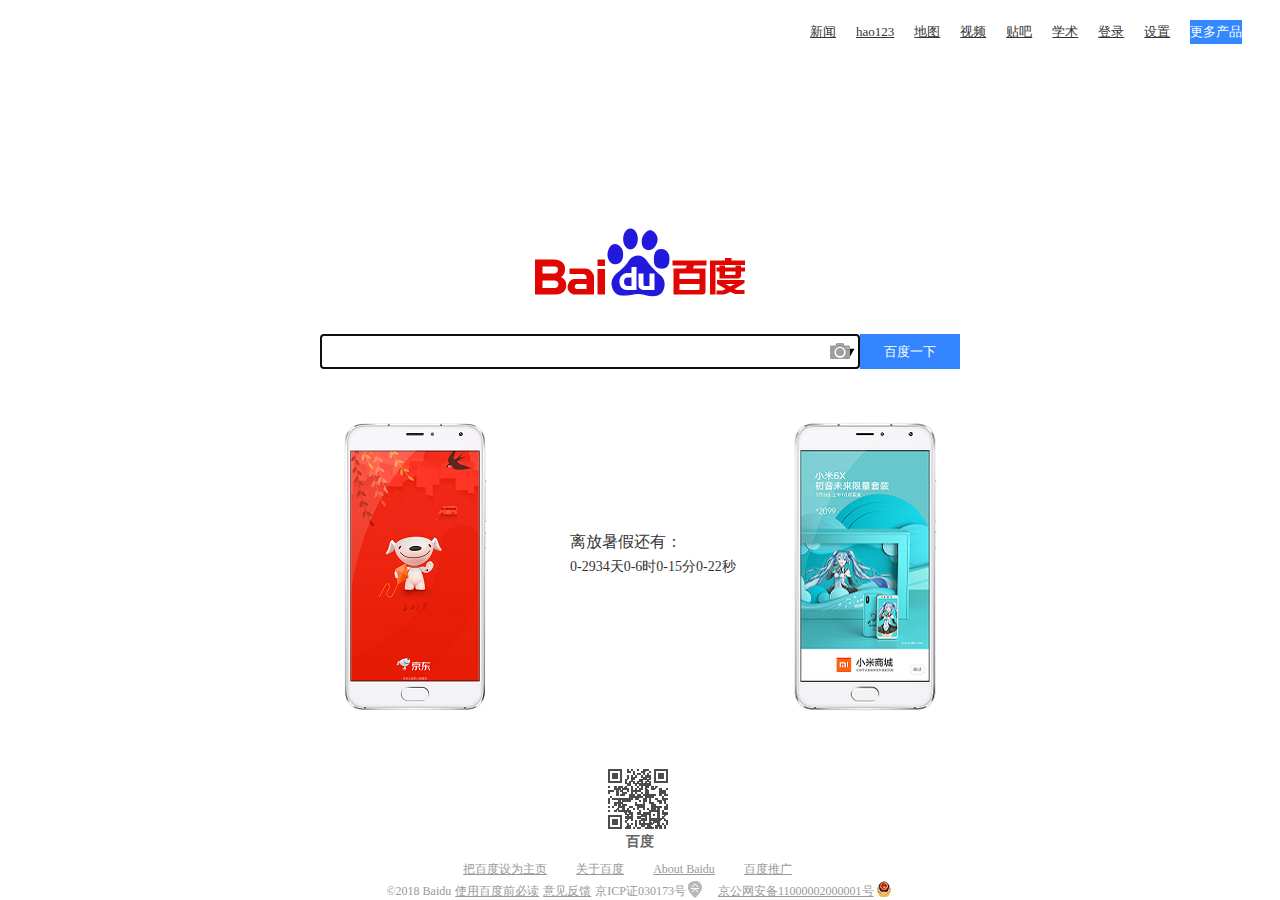
<file: index.html>
<!doctype html>
<html>
<head>
<meta charset="utf-8">
<title>百度一下，你就知道</title>
	<!--icon图标的引用-->
	<link rel="shortcut icon" href="favicon.ico">
	<!--主页的css引用-->
	<link rel="stylesheet" href="css/index.css">
	<base target="_blank" />
	<script type = "text/javascript" src = "js/timer.js">  
        </script>  
	
</head>

<body onload = "timer()">
	<div class="box clean">
		<div class="nav">
			<ul>
				<li><a href="#">新闻</a></li>
				<li><a href="#">hao123</a></li>
				<li><a href="#">地图</a></li>
				<li><a href="#">视频</a></li>
				<li><a href="#">贴吧</a></li>
				<li><a href="#">学术</a></li>
				<li><a href="#">登录</a></li>
				<li><a href="#">设置</a></li>
				<li><a href="#">更多产品</a></li>
			</ul>
		</div>
		
		<div class="form_wrapper">
			<!--百度logo-->
			<div class="logo">
				<a href="#"><img src="images/bd_logo1.png"></a>
			</div>
			<!--搜索框-->
			<form>
				<div class="fm">
					<input type="text" list="yu" autofocus>
					<datalist id="yu">
						<option value="小米官网">小米官网</option>
						<option value="京东官网">京东官网</option>
						<option value="百度官网">百度官网</option>
					</datalist>
					<i></i>
					<input type="submit" value="百度一下">
				</div>
			</form>
			<!--导航主体 start-->
			
			<div class="main-nav">
				<div class="jd-nav">
					<a href="Navigation set/jd/index.html" title="京东商城"><img src="images/jd-nav.png" alt="京东"></a>
				</div>
				<div class = "daojishi">  
            		<h2>离放暑假还有：</h2>  
           			<div id = "timer"></div>  
       			 </div>  
				<div class="mi-nav">
					<a href="Navigation set/mi/index.html" title="小米商城"><img src="images/mi-nav.png" alt="小米"></a>
				</div>
			</div>
			
			
			<!--导航主体 end-->
			<!--footer 底部部分 start-->
			
			<div class="qrcode">
				<div class="qrcode-top">
					<div class="qrcode-img">
						<img src="images/zbios_efde696.png" alt= "百度app二维码" />
						<p>百度</p>
					</div>
				</div> 
				<div class=".qrcode-bottom">
					<div class="qrcode-bottom-in">
						<p class="lh">
							<a href="#">把百度设为主页</a>
							<a href="#">关于百度</a>
							<a href="#">About  Baidu</a>
							<a href="#">百度推广</a>
						</p>
						<p class="cp">    
							<span>&copy;2018 Baidu</span>
							<a href="#">使用百度前必读</a>
							<a href="#">意见反馈</a>
							<span class="s-1">京ICP证030173号</span>
							<i class="i-1"></i>
							<a href="#">京公网安备11000002000001号 </a>
							<i class="i-2"></i>
						</p>
					</div>
				</div>
			</div>
			
			
			<!--footer 底部部分 end-->
		</div>
	</div>
</body>
</html>
</file>
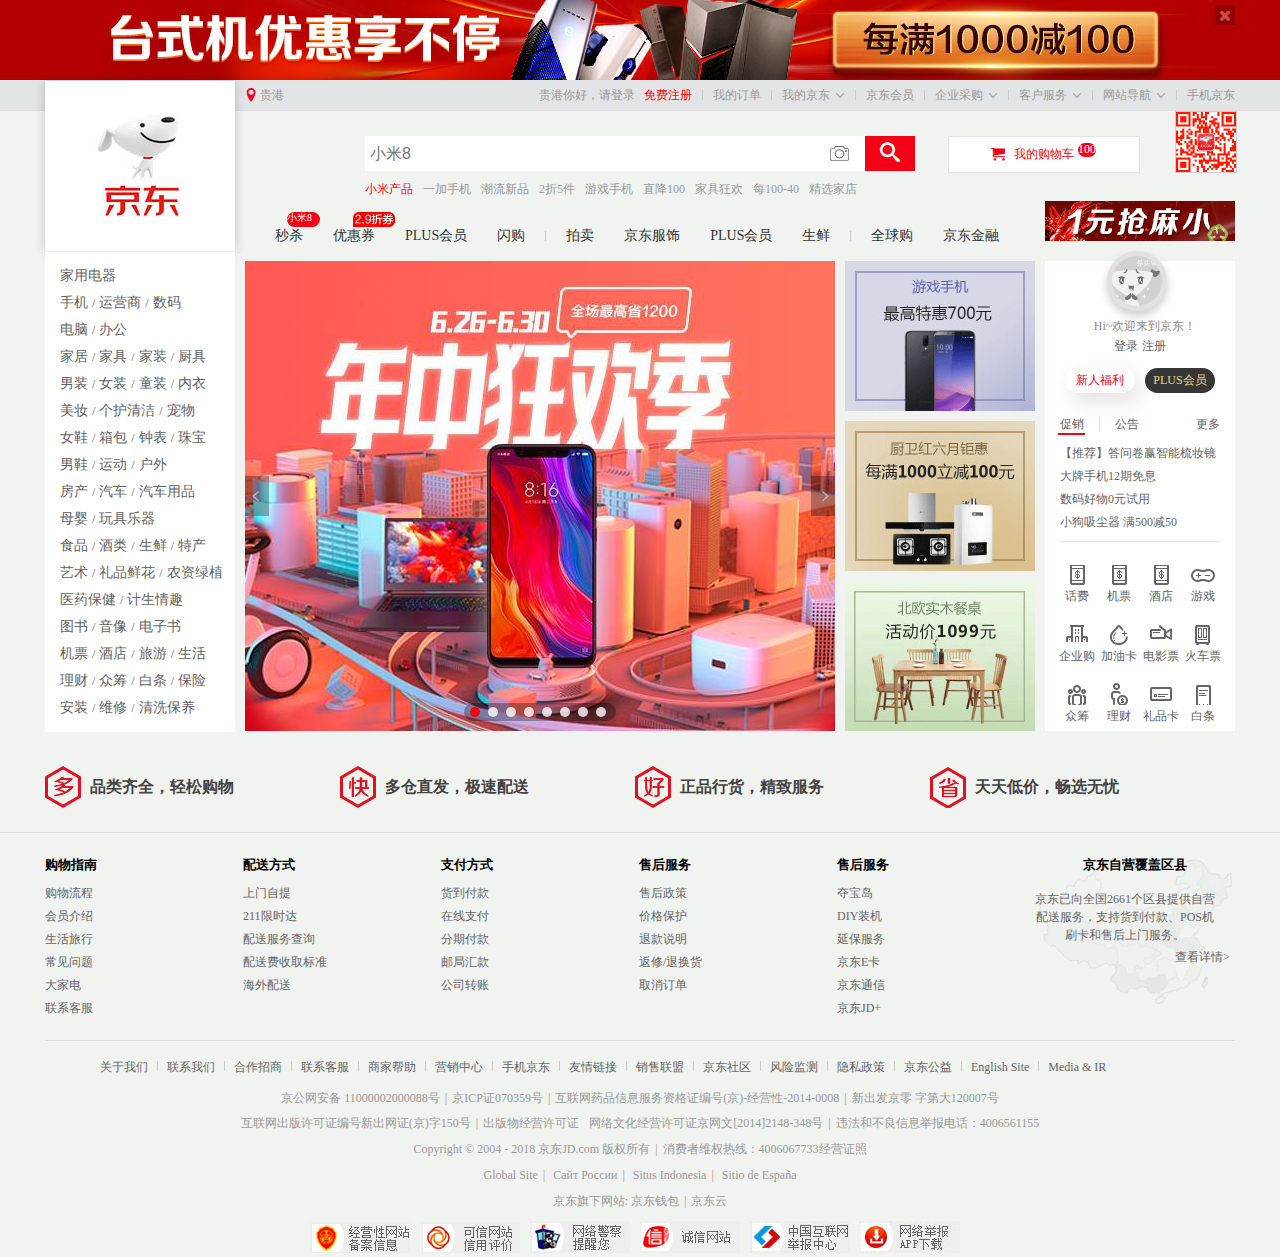
<file: Navigation set/jd/index.html>
<!doctype html>
<html>
<head>
<meta charset="utf-8">
<title>京东(JD.COM)-正品低价、品质保障、配送及时、轻松购物！</title>
	<link rel="shortcut icon" href="favicon.ico" type="image/x-ico">
	<!--normalize 里面的css初始化  针对浏览器-->
	<link rel="stylesheet" href="css/normalize.css" type="text/css">
	<!--base 里面放公共样式  比如头部和底部的样式-->
	<link rel="stylesheet" href="css/base.css" type="text/css">
	<!--首页的css-->
	<link rel="stylesheet" href="css/index.css" type="text/css">
</head>

<body>
	<!--最顶部模块start-->
	<div class="J_even">
		<a href="#" class="w">
			<i></i>
		</a>
	</div>
	<!--最顶部模块end-->
	<!--/*导航栏 start*/-->
	<div class="shortcut">
		<div class="w">
			<ul class="fl">
				<li><i class="pos"></i>贵港</li>
			</ul>
			<ul class="fr">
				<li>
					<a href="#">贵港你好，请登录&nbsp;&nbsp;</a>
					<a href="#" class="style-red">免费注册</a>
				</li>
				<li class="spacer"></li>
				<li>
					<a href="#">我的订单</a>
				</li>
				<li class="spacer"></li>
				<li class="drodown">
					<a href="#">我的京东</a>
					<i></i>
	
				</li>
				<li class="spacer"></li>
				<li>
					<a href="#">京东会员</a>
				</li>
				<li class="spacer"></li>
				<li class="drodown">
					<a href="#">企业采购</a>
					<i></i>
					
				</li>
				<li class="spacer"></li>
				<li class="drodown">
					<a href="#">客户服务</a>
					<i></i>
				</li>
				<li class="spacer"></li>
				<li class="drodown">
					<a href="#">网站导航</a>
					<i></i>
				</li>
				<li class="spacer"></li>
				<li  class="posr">
					<a href="#">手机京东</a>
					<div class="qrcode">
						<img src="images/mobile.png">
					</div>
				</li>
			</ul>
		</div>
	</div> 
	<!--/*导航栏 end*/-->
	
	<!--header 部分模块 start-->
	
	<div class="header">
		<div class="w header-in">
			<!--logo部分-->
			<div class="logo">
				<h1>
					<a href="#">京东</a>
				</h1>
			</div>
			<!--搜索框部分-->
			<div class="search">
				<input type="text" placeholder="小米8">
				<button><i></i></button>
				<em></em>
			</div>
			<!--购物小车部分-->
			<div class="shopcart">
				<a href="#">我的购物车</a>
				<i></i>
				<em>100</em>
			</div>
			<!--搜索框下方-->
			<div class="search-below">
				<a href="#" class="style-red">小米产品</a>
				<a href="#">一加手机</a>
				<a href="#">潮流新品</a>
				<a href="#">2折5件</a>
				<a href="#">游戏手机</a>
				<a href="#">直降100</a>
				<a href="#">家具狂欢</a>
				<a href="#">每100-40</a>
				<a href="#">精选家店</a>
			</div>
			<!--二维码下面的广告部分-->
			<div class="promos"></div>
			<!--底部的导航栏-->
			
			<div class="navitmes">
				<a href="#"><em>小米8</em></a>
				<a href="#"><img src="images/2.8.png"></a>
				<ul>
					<li><a href="#">秒杀</a></li>
					<li><a href="#">优惠券</a></li>
					<li><a href="#">PLUS会员</a></li>
					<li><a href="#">闪购</a></li>
				</ul>
				<div class="spacer"></div>
				<ul>
					<li><a href="#">拍卖</a></li>
					<li><a href="#">京东服饰</a></li>
					<li><a href="#">PLUS会员</a></li>
					<li><a href="#">生鲜</a></li>
				</ul>
				<div class="spacer"></div>
				<ul>
					<li><a href="#">全球购</a></li>
					<li><a href="#">京东金融</a></li>
				</ul>
			</div>

		</div>
	</div>
	<!--header 部分模块 end-->
	
	<!--main 部分模块 start-->
	
	<div class="jd_main">
		<div class="jd-inter w clearfix">
			<div class="jd_clo1 fl">    
				<ul>
					<li><a href="#">家用电器</a></li>
					<li>
						<a href="#">手机</a>
						<span>/</span>
						<a href="#">运营商</a>
						<span>/</span>
						<a href="#">数码</a>
					</li>
					<li>
						<a href="#">电脑</a>
						<span>/</span>
						<a href="#">办公</a>
					</li>
					<li>
						<a href="#">家居</a>
						<span>/</span>
						<a href="#">家具</a>
						<span>/</span>
						<a href="#">家装</a>
						<span>/</span>
						<a href="#">厨具</a>
					</li>
					<li>
						<a href="#">男装</a>
						<span>/</span>
						<a href="#">女装</a>
						<span>/</span>
						<a href="#">童装</a>
						<span>/</span>
						<a href="#">内衣</a>
					</li>
					<li>
						<a href="#">美妆</a>
						<span>/</span>
						<a href="#">个护清洁</a>
						<span>/</span>
						<a href="#">宠物</a>
					</li>
					
					<li>
						<a href="#">女鞋</a>
						<span>/</span>
						<a href="#">箱包</a>
						<span>/</span>
						<a href="#">钟表</a>
						<span>/</span>
						<a href="#">珠宝</a>
					</li>
					<li>
						<a href="#">男鞋</a>
						<span>/</span>
						<a href="#">运动</a>
						<span>/</span>
						<a href="#">户外</a>
					</li>
					<li>
						<a href="#">房产</a>
						<span>/</span>
						<a href="#">汽车</a>
						<span>/</span>
						<a href="#">汽车用品</a>
					</li>
					<li>
						<a href="#">母婴</a>
						<span>/</span>
						<a href="#">玩具乐器</a>
					</li>
					<li>
						<a href="#">食品</a>
						<span>/</span>
						<a href="#">酒类</a>
						<span>/</span>
						<a href="#">生鲜</a>
						<span>/</span>
						<a href="#">特产</a>
					</li>
					<li>
						<a href="#">艺术</a>
						<span>/</span>
						<a href="#">礼品鲜花</a>
						<span>/</span>
						<a href="#">农资绿植</a>
					</li>
					<li>
						<a href="#">医药保健</a>
						<span>/</span>
						<a href="#">计生情趣</a>
					</li>
					<li>
						<a href="#">图书</a>
						<span>/</span>
						<a href="#">音像</a>
						<span>/</span>
						<a href="#">电子书</a>
					</li>
					<li>
						<a href="#">机票</a>
						<span>/</span>
						<a href="#">酒店</a>
						<span>/</span>
						<a href="#">旅游</a>
						<span>/</span>
						<a href="#">生活</a>
					</li>
					<li>
						<a href="#">理财</a>
						<span>/</span>
						<a href="#">众筹</a>
						<span>/</span>
						<a href="#">白条</a>
						<span>/</span>
						<a href="#">保险</a>
					</li>
					<li>
						<a href="#">安装</a>
						<span>/</span>
						<a href="#">维修</a>
						<span>/</span>
						<a href="#">清洗保养</a>
					</li>
				</ul>
			</div>
			<div class="jd_clo2 fl">
				<div class="jd_clo2-hd">
					<!--轮播图部分-->
					<div class="arrow">
						<a href="#" class="arr-l"></a>
						<a href="#" class="arr-r"></a>
					</div>
					<ol>
						<li class="current"></li>
						<li></li>
						<li></li>
						<li></li>
						<li></li>
						<li></li>
						<li></li>
						<li></li>
					</ol>
					<div class="hd-img">
						<ui>
							<li>
								<a href="#">
								<img src="images/banner.jpg">
								</a>
							</li>
						</ui>
						
					</div>
				</div>
				<div class="jd_clo2-bd"></div>
			</div>
			<div class="jd_clo3 fl">
				<ul>
					<li>
						<a href="#">
							<img src="images/up.png">
						</a>
						
					</li>
					<li class="middle">
						<a href="#">
							<img src="images/middle_03.png">
						</a>
						
					</li>
					<li>
						<a href="#">
							<img src="images/lower.png">
						</a>
						
					</li>
				</ul>
			</div>
			<div class="jd_clo4 fl">
				<div class="user">
					<div class="user-head">
						<a href="#"><img src="images/no_login.jpg"></a>
					</div>
					<div class="user-member">
						<p class="welcome">Hi~欢迎来到京东！</p>
						<p class="register">
							<a href="#">登录</a>
							<a href="#">注册</a>
						</p>
						<p class="welfare clearfix">
							<a href="#" class="one">新人福利</a>
							<a href="#" class="tow">PLUS会员</a>
						</p>
					</div>
				</div>
				<div class="news">
					<div class="tab-hd clearfix">
						<a href="javascript:;" class="cuxiao">促销</a>
						<em></em>
						<a href="javascript:;">公告</a>
						<a href="#" class="genduo">更多</a>
						<div class="line"></div>
					</div>
					<div class="tab-bd">
						<ul>
							<li><a href="#">【推荐】答问卷赢智能梳妆镜</a></li>
							<li><a href="#">大牌手机12期免息</a></li>
							<li><a href="#">数码好物0元试用</a></li>
							<li><a href="#">小狗吸尘器 满500减50</a></li>
						</ul>
						<!--<ul>
							<li><a href="#">京东PLUS会员权益更新及会费调整</a></li>
							<li><a href="#">京东启用全新客服电话“950618”</a></li>
							<li><a href="#">关于召回普利司通（天津）轮胎有限公司2个规格乘用车轮胎的公告</a></li>
							<li><a href="#">京东物流推出配送员统一外呼</a></li>
						</ul>-->
					</div>
				</div>
				
				<div class="jd-servico">
					<ul>
						<li>
							<a href="#" class="small-picture"><em></em><span>话费</span></a>
						</li>
						<li>
							<a href="#" class="small-picture1"><em></em><span>机票</span></a>
						</li>
						<li>
							<a href="#" class="small-picture2"><em></em><span>酒店</span></a>
						</li>
						<li>
							<a href="#" class="small-picture3"><em></em><span>游戏</span></a>
						</li>
						<li>
							<a href="#" class="small-picture4"><em></em><span>企业购</span></a>
						</li>
						<li>
							<a href="#" class="small-picture5"><em></em><span>加油卡</span></a>
						</li>
						<li>
							<a href="#" class="small-picture6"><em></em><span>电影票</span></a>
						</li>
						<li>
							<a href="#" class="small-picture7"><em></em><span>火车票</span></a>
						</li>
						<li>
							<a href="#" class="small-picture8"><em></em><span>众筹</span></a>
						</li>
						<li>
							<a href="#" class="small-picture9"><em></em><span>理财</span></a>
						</li>
						<li>
							<a href="#" class="small-picture10"><em></em><span>礼品卡</span></a>
						</li>
						<li>
							<a href="#" class="small-picture11"><em></em><span>白条</span></a>
						</li>
					</ul>
				</div>
			</div>
		</div>
		<!--main主体两侧的广告-->
		<div class="jd-ad">				
			<a href="#"></a>
		</div>    
	</div>
	
	<!--main 部分模块 end-->
	<!--footer 部分 模块 start-->
	<div class="footer clearfix">
		<div class="footer-in">
			<div class="footer_service w clearfix">
				<ul class="clearfix">
					<li>
						<h5 class="duo"></h5>
						<p class="propaganda">品类齐全，轻松购物</p>
					</li>
					<li>
						<h5 class="kuai"></h5>
						<p class="propaganda">多仓直发，极速配送</p>
					</li>
					<li>
						<h5 class="hao"></h5>
						<p class="propaganda">正品行货，精致服务</p>
					</li>
					<li>
						<h5 class="sheng"></h5>
						<p class="propaganda">天天低价，畅选无忧</p>
					</li>
				</ul>
			</div>
			<!--底部中间导航部分-->
			<div class="hod-help w clearfix">
				<div class="mod_help_nav">
					<h5>购物指南</h5>
					<ul class="margin-top">
						<li><a href="#">购物流程</a></li>
						<li><a href="#">会员介绍</a></li>
						<li><a href="#">生活旅行</a></li>
						<li><a href="#">常见问题</a></li>
						<li><a href="#">大家电</a></li>
						<li><a href="#">联系客服</a></li>
					</ul>
				</div>
				<div class="mod_help_nav">
					<h5>配送方式</h5>
					<ul class="margin-top">
						<li><a href="#">上门自提</a></li>
						<li><a href="#">211限时达</a></li>
						<li><a href="#">配送服务查询</a></li>
						<li><a href="#">配送费收取标准</a></li>
						<li><a href="#">海外配送</a></li>
					</ul>
				</div>
				<div class="mod_help_nav">
					<h5>支付方式</h5>
					<ul class="margin-top">
						<li><a href="#">货到付款</a></li>
						<li><a href="#">在线支付</a></li>
						<li><a href="#">分期付款</a></li>
						<li><a href="#">邮局汇款</a></li>
						<li><a href="#">公司转账</a></li>
					</ul>
				</div>
				<div class="mod_help_nav">
					<h5>售后服务</h5>
					<ul class="margin-top">
						<li><a href="#">售后政策</a></li>
						<li><a href="#">价格保护</a></li>
						<li><a href="#">退款说明</a></li>
						<li><a href="#">返修/退换货</a></li>
						<li><a href="#">取消订单</a></li>
					</ul>
				</div>
				<div class="mod_help_nav">
					<h5>售后服务</h5>
					<ul class="margin-top">
						<li><a href="#">夺宝岛</a></li>
						<li><a href="#">DIY装机</a></li>
						<li><a href="#">延保服务</a></li>
						<li><a href="#">京东E卡</a></li>
						<li><a href="#">京东通信</a></li>
						<li><a href="#">京东JD+</a></li>
					</ul>
				</div>
				<div class="mod_help_cover">
					<h5>京东自营覆盖区县</h5>
					<p>京东已向全国2661个区县提供自营配送服务，支持货到付款、POS机刷卡和售后上门服务。</p>
					<a href="#">查看详情></a>
				</div>
			</div>
			<!--底部最下面的部分-->
			<div class="mod_copyright w">
				<p class="mod_copyright_links">
					<a href="#">关于我们</a>
					<em class="spacer"></em>
					<a href="#">联系我们</a>
					<em class="spacer"></em>
					<a href="#">合作招商</a>
					<em class="spacer"></em>
					<a href="#">联系客服</a>
					<em class="spacer"></em>
					<a href="#">商家帮助</a>
					<em class="spacer"></em>
					<a href="#">营销中心</a>
					<em class="spacer"></em>
					<a href="#">手机京东</a>
					<em class="spacer"></em>
					<a href="#">友情链接</a>
					<em class="spacer"></em>
					<a href="#">销售联盟</a>
					<em class="spacer"></em>
					<a href="#">京东社区</a>
					<em class="spacer"></em>
					<a href="#">风险监测</a>
					<em class="spacer"></em>
					<a href="#">隐私政策</a>
					<em class="spacer"></em>
					<a href="#">京东公益</a>
					<em class="spacer"></em>
					<a href="#">English Site</a>
					<em class="spacer"></em>
					<a href="#">Media & IR</a>
				</p>
				<div class="mod_copyright_info">
					<p>京公网安备 11000002000088号<em>|</em>京ICP证070359号<em>|</em>互联网药品信息服务资格证编号(京)-经营性-2014-0008<em>|</em>新出发京零 字第大120007号</p>
					<p>互联网出版许可证编号新出网证(京)字150号<em>|</em>出版物经营许可证<em></em>网络文化经营许可证京网文[2014]2148-348号<em>|</em>违法和不良信息举报电话：4006561155</p>
					<p>Copyright © 2004 - 2018  京东JD.com 版权所有<em>|</em>消费者维权热线：4006067733经营证照</p>
					<p class="mod_copyright_inter">
						<a href="#" class="Global Site">Global Site</a><em>|</em>
						<a href="#">Сайт России</a><em>|</em>
						<a href="#">Situs Indonesia</a><em>|</em>
						<a href="#">Sitio de España</a>
					</p>
					<p class="mod_copyright_lower">
						<span>京东旗下网站:</span>
						<a href="#">京东钱包</a><em>|</em><a href="#">京东云</a>
					</p>
					<p class="mod_copyright_auth">
						<a href="#" class="mod_copyright_auth_ico1"></a>
						<a href="#" class="mod_copyright_auth_ico2"></a>
						<a href="#" class="mod_copyright_auth_ico3"></a>
						<a href="#" class="mod_copyright_auth_ico4"></a>
						<a href="#" class="mod_copyright_auth_ico5"></a>
						<a href="#" class="mod_copyright_auth_ico6"></a>
					</p>
				</div>
			</div>
		</div>
	</div>
	<!--footer 部分 模块 end-->
</body>
</html>
</file>
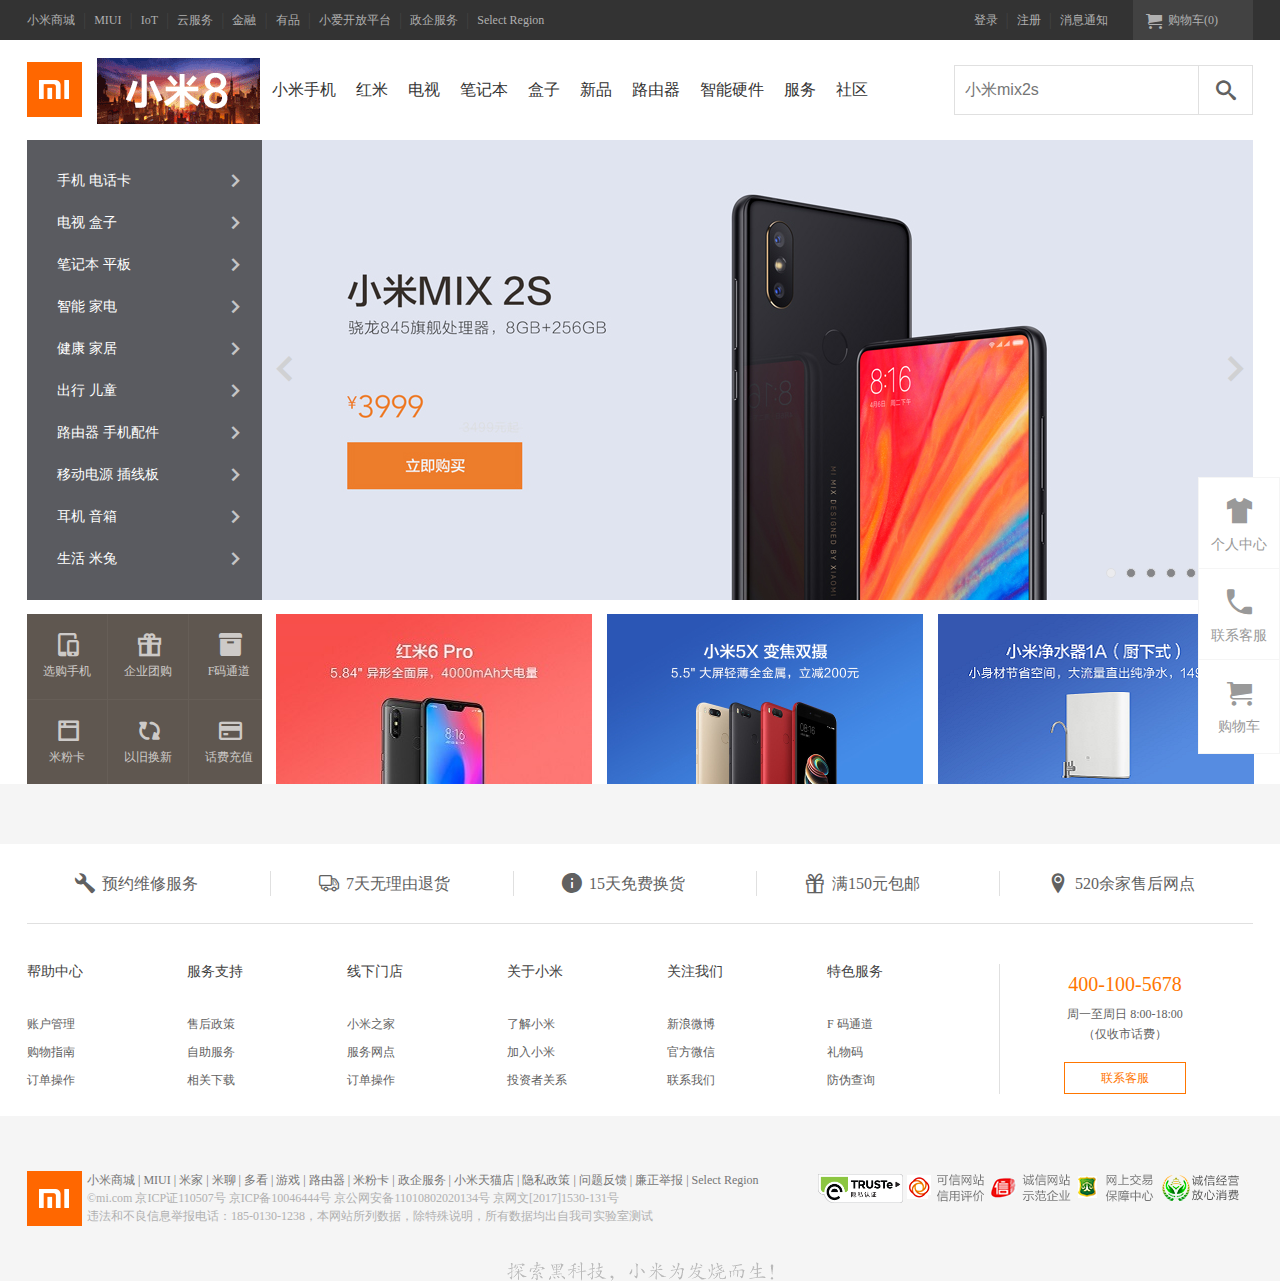
<file: Navigation set/mi/index.html>
<!doctype html>
<html>
<head>
<meta charset="utf-8">
<title>小米商城 - 小米8、小米MIX 2S、红米6 Pro、小米电视官方网站</title>
	<link rel="shortcut icon" href="favicon.ico">
	<!--公共部分的css放在这里-->
	<link rel="stylesheet" href="css/base.css">
	<!--小米首页的css-->
	<link rel="stylesheet" href="css/index.css">
	 <!--引用大神的css初始化-->
	<link rel="stylesheet" href="css/normalize.css">                
</head>

<body>
	<!--顶部导航栏 start-->
	<div class="site-topbar">
		<div class="container w">
			<!--左边导航栏-->
			<div class="left-nav fl">
				<ul>
					<li>
						<a href="#">小米商城</a>
						<span class="sep">|</span>
					</li>
					<li>
						<a href="#">MIUI</a>
						<span class="sep">|</span>
					</li>
					<li>
						<a href="#">IoT</a>
						<span class="sep">|</span>
					</li>
					<li>
						<a href="#">云服务</a>
						<span class="sep">|</span>
					</li>
					<li>
						<a href="#">金融</a>
						<span class="sep">|</span>
					</li>
					<li>
						<a href="#">有品</a>
						<span class="sep">|</span>
					</li>
					<li>
						<a href="#">小爱开放平台</a>
						<span class="sep">|</span>
					</li>
					<li>
						<a href="#">政企服务</a>
						<span class="sep">|</span>
					</li>
					<li>
						<a href="#">Select Region</a>
					</li>
				</ul>
			</div>
			<div class="right-nav fr">
				<ul>
					<li>
						<a href="#">登录</a>
						<span class="sep">|</span>
					</li>
					<li>
						<a href="#">注册</a>
						<span class="sep">|</span>
					</li>
					<li>
						<a href="#">消息通知</a>
					</li>
					<li><a href="#">购物车(0)</a></li>
				</ul>
			</div>
		</div>
	</div>
	<div class="background-colour">             <!--只是一个背景色-->
	<!--顶部导航栏 end-->
	<!--header 头部模块 start-->
	<div class="site-header w">
		<div class="logo fl">
			<a href="#"><img src="images/mi-logo.png"></a>
			<a href="#"><img src="images/logoAD.gif" alt=""></a>
		</div>
		<div class="nav-list fl clearfix">
			<ul>
				<li class="nav-item">
					<a href="#">小米手机</a>
				</li>
				<li class="nav-item">
					<a href="#">红米</a>
				</li>
				<li class="nav-item">
					<a href="#">电视</a>
				</li>
				<li class="nav-item">
					<a href="#">笔记本</a>
				</li>
				<li class="nav-item">
					<a href="#">盒子</a>
				</li>
				<li class="nav-item">
					<a href="#">新品</a>
				</li>
				<li class="nav-item">
					<a href="#">路由器</a>
				</li>
				<li class="nav-item">
					<a href="#">智能硬件</a>
				</li>
				<li class="nav-item">
					<a href="#">服务</a>
				</li>
				<li class="nav-item">
					<a href="#">社区</a>
				</li>
			</ul>
		</div>
		<!--搜索框 start-->
		<div class="header-search fl">
			<input type="text" placeholder="小米mix2s">
			<input type="submit" value="" class="search-bd">
		</div>
	</div>
	<!--header 头部模块 end-->
	<!--main 主体部分  start-->
		<div class="mi-main w">
			<div class="mi-main-top">
				<div class="site-category">
					<ul>
						<li>
							<a href="#">手机 电话卡</a>
							<i></i>
						</li>
						<li>
							<a href="#">电视 盒子</a>
							<i></i>
						</li>
						<li>
							<a href="#">笔记本 平板</a>
							<i></i>
						</li>
						<li>
							<a href="#">智能 家电</a>
							<i></i>
						</li>
						<li>
							<a href="#">健康 家居</a>
							<i></i>
						</li>
						<li>
							<a href="#">出行 儿童</a>
							<i></i>
						</li>
						<li>
							<a href="#">路由器 手机配件</a>
							<i></i>
						</li>
						<li>
							<a href="#">移动电源 插线板</a>
							<i></i>
						</li>
						<li>
							<a href="#">耳机 音箱</a>
							<i></i>
						</li>
						<li>
							<a href="#">生活 米兔</a>
							<i></i>
						</li>
					</ul>
				</div>
				<div class="slide-exposure">
					<ul>
						<li>
							<a href="#">
								<img src="images/xmad_15253382477597_xFLRI.jpg" alt="小米mix2s">
								<i class="arr-l"></i>
								<i class="arr-r"></i>
							</a>
						</li>
					</ul>
					<ul class="ui-pager-item">
						<li>
							<a href="#"  class="item-color"></a>
						</li>
						<li>
							<a href="#"></a>
						</li>
						<li>
							<a href="#"></a>
						</li>
						<li>
							<a href="#"></a>
						</li>
						<li>
							<a href="#"></a>
						</li>
						<li>
							<a href="#"></a>
						</li>
					</ul>
				</div>
			</div>
			<div class="mi-main-bottom">
				<div class="span1">
					<ul>
						<li>
							<a href="#">选购手机<i></i></a>
						</li>
						<li>
							<a href="#">企业团购<i></i></a>
						</li>
						<li>
							<a href="#">F码通道<i></i></a>
						</li>
						<li>
							<a href="#">米粉卡<i></i></a>
						</li>
						<li>
							<a href="#">以旧换新<i></i></a>
						</li>
						<li>
							<a href="#">话费充值<i></i></a>
						</li>
					</ul>
				</div>
				<ul class="home-promo-list">
					<li>
						<a href="#">
						<img src="images/midAD1.jpg" alt="">
						</a>
					</li>
					<li>
						<a href="#">
						<img src="images/midAD2.jpg" alt="">
						</a>
					</li>
					<li>
						<a href="#">
						<img src="images/midAD3.png" alt="">
						</a>
					</li>
				</ul>
			</div>
		</div>
	</div>
	<!--main 主体部分  end-->
	<!--footer 部分 start-->
	<!--<div class="div-1"></div>-->
	<div class="site-footer">
		<div class="mi-footer w">
			<div class="footer-service">
				<ul>
					<li>
						<a href="#">预约维修服务<i></i></a>
					</li>
					<li>
						<a href="#">7天无理由退货<i></i></a>
					</li>
					<li>
						<a href="#">15天免费换货<i></i></a>
					</li>
					<li>
						<a href="#">满150元包邮<i></i></a>
					</li>
					<li>
						<a href="#">520余家售后网点<i></i></a>
					</li>
				</ul>
			</div>
			<div class="footer-links">
				<div class="left-links clearfix fl">
					<dl class="col-links">
						<dt>帮助中心</dt>
							<dd><a href="#">账户管理</a></dd>
							<dd><a href="#">购物指南</a></dd>
							<dd><a href="#">订单操作</a></dd>
					</dl>
					<dl class="col-links">
						<dt>服务支持</dt>
							<dd><a href="#">售后政策</a></dd>
							<dd><a href="#">自助服务</a></dd>
							<dd><a href="#">相关下载</a></dd>
					</dl>
					<dl class="col-links">
						<dt>线下门店</dt>
							<dd><a href="#">小米之家</a></dd>
							<dd><a href="#">服务网点</a></dd>
							<dd><a href="#">订单操作</a></dd>
					</dl>
					<dl class="col-links">
						<dt>关于小米</dt>
							<dd><a href="#">了解小米</a></dd>
							<dd><a href="#">加入小米</a></dd>
							<dd><a href="#">投资者关系</a></dd>
					</dl>
					<dl class="col-links">
						<dt>关注我们</dt>
							<dd><a href="#">新浪微博</a></dd>
							<dd><a href="#">官方微信</a></dd>
							<dd><a href="#">联系我们</a></dd>
					</dl>
					<dl class="col-links">
						<dt>特色服务</dt>
							<dd><a href="#">F 码通道</a></dd>
							<dd><a href="#">礼物码</a></dd>
							<dd><a href="#">防伪查询</a></dd>
					</dl>
				</div>
				<div class="right-links fl">
					<p class="phone">400-100-5678</p>
					<p>周一至周日 8:00-18:00 <br>
					（仅收市话费）</p>
					<a href="#">联系客服</a>
				</div>
			</div>
		</div>
	</div>
	<!--footer 部分 end-->
	
	
	<!--最底部分 模块 start-->
	
	
	<div class="site-info">
		<div class="site-container w">
			<div class="logo fl">
				<img src="images/mi-logo.png">
			</div>
			<div class="info-text fl">
				<p class="sites">
					<a href="#">小米商城 |</a>
					<a href="#">MIUI |</a>
					<a href="#">米家 |</a>
					<a href="#">米聊 |</a>
					<a href="#">多看 |</a>
					<a href="#">游戏 |</a>
					<a href="#">路由器 |</a>
					<a href="#">米粉卡 |</a>
					<a href="#">政企服务 |</a>
					<a href="#">小米天猫店 |</a>
					<a href="#">隐私政策 |</a>
					<a href="#">问题反馈 |</a>
					<a href="#">廉正举报 |</a>
					<a href="#">Select Region</a>
				</p>
				<p>
					<a href="#">©mi.com</a>
					<a href="#">京ICP证110507号</a>
					<a href="#">京ICP备10046444号</a>     
					<a href="#">京公网安备11010802020134号</a>
					<a href="#">京网文[2017]1530-131号</a>   <br>
					<span>违法和不良信息举报电话：185-0130-1238，本网站所列数据，除特殊说明，所有数据均出自我司实验室测试</span>
				</p>
			</div>
			<div class="info-links fl">
				<a href="#"><img src="images/truste.png"></a>
				<a href="#"><img src="images/v-logo-1.png"></a>
				<a href="#"><img src="images/v-logo-2.png"></a>
				<a href="#"><img src="images/v-logo-3.png"></a>
				<a href="#"><img src="images/v-logo-4.png"></a>
			</div>
			<div class="slogan">
				<img src="images/slogan2016.png">
			</div>
		</div>
	</div>
	
	<!--最底部分 模块 end-->
	
	
	<!--右侧固定栏start-->
	
	<div class="rightbar">
		<ul>
			<li><a href="#"><i></i>个人中心</a></li>
			<li><a href="#"><i></i>联系客服</a></li>
			<li><a href="#"><i></i>购物车</a></li>
		</ul>
	</div>
	
	<!--右侧固定栏end-->
	
	
	
	
	
	
	
	
	
	
	
	
	
	
	
	
	
	
	
	
	
	
	
	
	
	
	
	
	
	
	
	
	
	
	
	
	
	
	
	
	
	
</body>
</html>
</file>
<file: css/index.css>
@charset "utf-8";*{padding:0;margin:0;border:0;}@font-face{font-family:'icomoon';src:url('../fonts/icomoon.eot?7kkyc2');src:url('../fonts/icomoon.eot?7kkyc2#iefix') format('embedded-opentype'),url('../fonts/icomoon.ttf?7kkyc2') format('truetype'),url('../fonts/icomoon.woff?7kkyc2') format('woff'),url('../fonts/icomoon.svg?7kkyc2#icomoon') format('svg');font-weight:normal;font-style:normal;}.clean{clear:both;}li{list-style:none;}.box{height:900px;position:relative;overflow:hidden;}.nav{width:630px;height:50px;position:absolute;top:20px;right:-140px;overflow:hidden;}.nav li{height:24px;float:left;margin-left:20px;line-height:24px;}.nav li a{display:block;color:#333;font-size:13px;}.nav li a:hover{color:#00c;}.box .nav li:last-child a:last-child{background-color:#3388FF;text-decoration:none;color:#fff;}.form_wrapper{width:50%;margin:180px auto 0;}.logo{width:100%;margin:0 auto;}.logo a{width:100%;display:block;}.logo img{display:block;width:270px;height:129px;margin:0 auto;}.fm{width:640px;height:35px;background-color:pink;margin:25px auto 0;position:relative;}.fm input:first-child{width:540px;height:35px;border:1px solid #ccc;box-sizing:border-box;float:left;padding-left:5px;}.fm input:last-child{width:100px;height:35px;background-color:#3385FF;color:#fff;float:left;}input::-webkit-calendar-picker-indicator{display:none;-webkit-appearance:none;}.fm i{font-family:"icomoon";font-style:normal;color:#9E9E9E;position:absolute;top:6px;right:110px;font-size:20px;}.qrcode{height:150px;margin-top:400px;}.qrcode-top{height:90px;}.qrcode-img{width:65px;height:80px;margin:0 auto;}.qrcode-img p{font-size:14px;color:#666;text-align:center;font-weight:700;}.qrcode-bottom{height:60px;}.lh{text-align:center;}.lh  a{margin-right:25px;color:#999;font-size:12px;}.cp{height:30px;text-align:center;}.cp a,.cp span{font-size:12px;color:#999;height:25px;display:inline-block;}.s-1{padding-right:10px;}.i-1{display:inline-block;width:14px;height:17px;background:url(../images/icons_5859e57.png) no-repeat -600px -96px;position:relative;top:3px;left:-12px;}.i-2{display:inline-block;width:16px;height:17px;background:url(../images/icons_5859e57.png) no-repeat -623px -96px;position:relative;top:2px;left:-1px;}.main-nav{width:640px;height:300px;position:absolute;top:44%;left:50%;margin-left:-320px;}.main-nav a{height:340px;display:block;}.jd-nav a:hover::after{content:" ";width:140px;height:287px;position:absolute;top:27px;left:25px;background-color:rgba(255,255,255,0.3);box-shadow:0 5px 15px rgba(0,0,0,.3);border-radius:20px;}.jd-nav{width:190px;height:340px;float:left;position:relative;}.mi-nav{width:190px;height:340px;float:right;position:relative;}.mi-nav a:hover::after{content:" ";width:140px;height:287px;position:absolute;top:27px;left:25px;background-color:rgba(255,255,255,0.3);box-shadow:0 5px 15px rgba(0,0,0,.3);border-radius:20px;}.daojishi h2{font-size:16px;font-weight:400;margin-bottom:5px;color:#333;}.daojishi #timer{font-size:14px;color:#333;}.daojishi{position:absolute;bottom:120px;left:250px;}.daojishi:hover::before{content:"终于准备放假了！！！！";width:400px;height:400px;background:url(../images/666.jpg) no-repeat;color:#E95053;font-size:20px;position:absolute;top:-500px;left:0;padding:30px 0 0 320px;}.jd-nav:hover::before{content:"刘强东在接受央视财经采访时谈到妻子章泽天，他是这么说的：我这个人脸盲，就是说我根本分不清楚谁漂亮谁不漂亮。 说实话，我跟她在一起不是因为她漂亮，因为我根本不知道她漂不漂亮。";width:640px;height:500px;position:absolute;top:-375px;left:-500px;padding:350px 80px 0;box-sizing:border-box;background:url(../images/JingDong-naughty.jpg) no-repeat;}.mi-nav:hover::after{content:"耍猴技术哪家强？小米雷军把名扬。10点蹲点能抢到？丧心病狂黄牛党。五千软币能买到？黄牛问你要几部。黄牛加钱理气壮，爱买不买抢去吧。     --------------------------------------------------------------------雷军";background:url(../images/timg.jpg) no-repeat;width:300px;height:350px;position:absolute;top:-300px;right:-350px;padding:370px 10px 0;font-size:18px;}
</file>
<file: Navigation set/jd/css/base.css>
@charset "utf-8";.w{width:1190px;margin:0 auto;}.fr{float:right;}.fl{float:left;}.style-red{color:#F10215!important;}.posr{position:relative;}.margin-top{margin-top:10px;}ul{margin:0;padding:0;}li{list-style:none;}i{font-family:"icomoon";font-style:normal;}input,button,h5,ol{padding:0;margin:0;border:0;}img{vertical-align:top;}@font-face{font-family:'icomoon';src:url('../fonts/icomoon.eot?7kkyc2');src:url('../fonts/icomoon.eot?7kkyc2#iefix') format('embedded-opentype'),url('../fonts/icomoon.ttf?7kkyc2') format('truetype'),url('../fonts/icomoon.woff?7kkyc2') format('woff'),url('../fonts/icomoon.svg?7kkyc2#icomoon') format('svg');font-weight:normal;font-style:normal;}.clearfix:after{content:"";display:block;height:0;clear:both;visibility:hidden;}.clearfix{*zoom:1;}.J_even{background-color:#B40001;}.J_even a{height:80px;display:block;background:url(../images/../images/header.jpg) no-repeat;position:relative;}.J_even a i{font-family:"icomoon";width:20px;height:20px;position:absolute;top:5px;right:0;display:block;line-height:20px;color:#C84A4B;font-style:normal;font-size:20px;background-color:rgba(0,0,0,0.2);}.shortcut{height:30px;background-color:#E3E4E5;border-bottom:1px solid #DDDDDD;line-height:30px;color:#999999;font-size:12px;}.shortcut .fl li{margin-left:200px;padding-left:15px;position:relative;}.shortcut .fr li{float:left;}.shortcut a{text-decoration:none;color:#999999;font-size:12px;}.shortcut a:hover{color:#F10215;}.pos{color:#F10215;font-size:14px;position:absolute;top:0;left:-1px;}.spacer{width:1px;height:10px;background-color:#ccc;margin:10px;}.drodown{padding-right:15px;position:relative;}.drodown i{font-size:16px;position:absolute;top:-3px;right:-3px;}.qrcode{width:60px;height:60px;border:1px solid #ccc;position:absolute;top:31px;left:-12px;}.header{height:140px;}.header-in{height:140px;position:relative;}.logo{width:190px;height:170px;position:absolute;top:-30px;left:0;box-shadow:0 0 10px rgba(0,0,0,.2);}.logo h1{margin:0;}.logo a{display:block;width:190px;height:170px;background:url(../images/logo.jpg) no-repeat;text-indent:-999999px;}.search{width:550px;height:35px;position:absolute;top:25px;left:320px;}.search input{width:495px;height:35px;padding-left:5px;outline:none;float:left;}.search button{width:50px;height:35px;float:left;background-color:#F10215;}.search em{width:19px;height:16px;position:absolute;top:10px;left:465px;background:url(../images/sprite-search.png) no-repeat;cursor:pointer;}.search i{font-size:20px;color:#fff;}.shopcart{width:190px;height:35px;background-color:#fff;position:absolute;top:25px;right:95px;border:1px solid #E3E4E5;}.shopcart a{display:block;text-decoration:none;color:#F10215;text-align:center;line-height:35px;font-size:12px;}.shopcart i{position:absolute;top:9px;left:42px;color:#F10215;font-size:14px;}.shopcart em{position:absolute;top:6px;left:129px;font-size:12px;font-style:normal;background-color:#F10215;border-radius:7px;text-align:center;color:#fff;}.search-below{width:540px;height:20px;position:absolute;top:67px;left:320px;line-height:20px;}.search-below a{text-decoration:none;font-size:12px;color:#999;margin-right:6px;}.search-below a:hover{color:#F10215;}.promos{width:190px;height:40px;background:url(../images/computer.png) no-repeat;position:absolute;top:90px;right:0px;}.navitmes{position:absolute;bottom:0;left:200px;}.navitmes ul{float:left;}.navitmes li{float:left;height:25px;margin-left:30px;}.navitmes a{text-decoration:none;color:#333;font-size:14px;}.navitmes a:hover{color:#f10215;}.navitmes .spacer{float:left;margin:5px -10px 0 20px;}.navitmes em{font-style:normal;width:33px;height:15px;display:block;font-size:10px;border-radius:15px;background-color:#f10215;color:#fff;position:absolute;top:-14px;left:42px;}.navitmes img{width:42px;height:15px;position:absolute;top:-14px;left:108px;}.footer{}.footer-in{height:100px;border-bottom:1px solid #DEDEDE;}.footer_service{}.footer_service li{float:left;width:295px;height:45px;padding:30px 0;position:relative;}.propaganda{color:#444;font-weight:700;margin-left:45px;}.duo,.kuai,.hao,.sheng{width:38px;height:42px;position:absolute;top:34px;left:0;}.duo{background:url(../images/ico.png) no-repeat;}.kuai{background:url(../images/ico.png) no-repeat 0 -43px;}.hao{background:url(../images/ico.png) no-repeat 0 -86px;}.sheng{background:url(../images/ico.png) no-repeat 0 -128px;}.hod-help{border-bottom:1px solid #DEDEDE;padding-bottom:20px;}.hod-help a{text-decoration:none;font-size:12px;color:#666;display:block;line-height:23px;}.hod-help a:hover{color:#f10215;}.mod_help_nav{float:left;width:198px;}.mod_help_nav{margin-top:20px;}.mod_help_cover{width:200px;height:147px;background:url(../images/ico_footer.png) no-repeat;float:left;margin-top:20px;}.mod_help_cover h5{width:200px;height:21px;text-align:center;}.mod_help_cover p{width:180px;font-size:12px;color:#666;text-align:center;line-height:18px;}.mod_help_cover a{text-decoration:none;font-size:12px;color:#666;margin:-10px 0 0 140px;}.mod_copyright{height:200px;}.mod_copyright_links{padding:0 55px;}.mod_copyright_links a{text-decoration:none;font-size:12px;color:#666;}.mod_copyright_links a:hover{color:#f10215;}.mod_copyright_links .spacer{margin:0 5px;display:inline-block;}.mod_copyright_info{text-align:center;position:relative;}.mod_copyright_info p{font-size:12px;color:#999;}.mod_copyright_info em{font-style:normal;margin:0 5px;}.mod_copyright_inter a{text-decoration:none;color:#999;}.mod_copyright_lower a{font-size:12px;color:#999;text-decoration:none;}.mod_copyright_lower a:hover{color:#f10215;}.mod_copyright_auth{width:660px;margin:0 auto;}.mod_copyright_auth_ico1,.mod_copyright_auth_ico2,.mod_copyright_auth_ico3,.mod_copyright_auth_ico4,.mod_copyright_auth_ico5,.mod_copyright_auth_ico6{width:100px;height:32px;display:inline-block;float:left;margin-right:10px;}.mod_copyright_auth_ico1{background:url(../images/ico_footer.png) no-repeat 0 -150px;}.mod_copyright_auth_ico2{background:url(../images/ico_footer.png) no-repeat -103px -150px;}.mod_copyright_auth_ico3{background:url(../images/ico_footer.png) no-repeat 0 -184px;}.mod_copyright_auth_ico4{background:url(../images/ico_footer.png) no-repeat -105px -184px;}.mod_copyright_auth_ico5{background:url(../images/ico_footer.png) no-repeat 0 -217px;}.mod_copyright_auth_ico6{background:url(../images/ico_footer.png) no-repeat -105px -217px;}
</file>
<file: Navigation set/jd/css/index.css>
@charset "utf-8";.jd_main{position:relative;}.jd-inter{position:relative;z-index:1;}.jd-ad{background:url(../images/bg.png) no-repeat top center;position:absolute;top:5px;left:0;width:100%;height:100%;display:none;}.jd-ad a{display:block;width:100%;height:100%;}.jd_clo1{width:190px;height:470px;background-color:#fff;padding-top:10px;border-top:1px solid #EDEDED;}.jd_clo1  li{height:27px;padding-left:15px;line-height:25px;}.jd_clo1 ul li:hover{background-color:#d9d9d9;}.jd_clo1 li a{color:#626262;text-decoration:none;font-size:14px;}.jd_clo1 li a:hover{color:#f12215;}.jd_clo1 li span{color:#626262;font-size:12px;}.jd_clo2{width:590px;height:470px;margin:0 10px;position:relative;bottom:-10px;}.jd_clo2-hd ol .current{background-color:#f10215;}.arrow .arr-r{right:0;padding-right:5px;}.arrow .arr-l{left:0;padding-left:5px;}.arrow a{width:19px;height:40px;font-family:"icomoon";text-decoration:none;color:#B6C0C3;font-size:20px;background:rgba(0,0,0,0.3);position:absolute;top:50%;margin-top:-20px;text-align:center;line-height:40px;}.jd_clo2-hd ol{width:150px;height:18px;position:absolute;bottom:10px;left:50%;margin-left:-76px;padding-left:2px;background:rgb(0,0,0,0.3);border-radius:9px;}.jd_clo2-hd ol li{width:10px;height:10px;background-color:rgb(255,255,255,0.8);border-radius:50%;float:left;margin:4px 4px;cursor:pointer;}.jd_clo3{width:190px;margin-right:10px;position:relative;bottom:-10px;}.jd_clo3 a{display:block;width:190px;height:150px;}.jd_clo3 li{position:relative;}.jd_clo3  a:hover::before{content:"";width:100%;height:100%;background:rgba(255,255,255,0.2);position:absolute;top:0;left:0;}.jd_clo3 .middle{margin:10px 0;}.jd_clo4{width:190px;height:470px;background-color:#fff;margin-top:10px;position:relative;}.user{width:150px;height:90px;padding:0 20px;position:relative;padding-top:50px;}.user-head{position:absolute;top:-10px;left:50%;margin-left:-33px;}.user-head  a{width:60px;height:60px;border-radius:50%;background-color:#E3E1DF;display:block;overflow:hidden;box-shadow:0 5px 10px rgba(0,0,0,.2);}.user-head a img{width:50px;height:50px;display:block;border-radius:50%;margin:5px auto 0;}.welcome{height:20px;display:block;font-size:12px;color:#8B8B8B;padding-left:10px;text-align:center;line-height:20px;margin-top:5px;margin-bottom:0;}.register a{font-size:12px;text-decoration:none;color:#666;text-align:center;}.register a:hover{color:#f10215;}.register{margin:0;text-align:center;}.welfare{margin:14px 0 0;}.welfare a{width:70px;height:25px;display:block;font-size:12px;text-decoration:none;float:left;border-radius:13px;text-align:center;line-height:25px;}.welfare .one{box-shadow:6px 8px 20px rgba(45,45,45,.15);background-color:#fff;color:#f10215;margin-right:10px;}.welfare .tow:hover,.one:hover{background-color:#f10215;color:#fff;}.welfare .tow{background-color:#363634;color:#e5d790;}.news{width:160px;height:102px;padding:15px 0 0;}.tab-hd{position:relative;}.tab-hd a{font-size:12px;float:left;color:#5F5F5F;text-decoration:none;display:block;line-height:16px;padding:0 15px 0;}.cuxiao{border-right:1px solid #dfe0e1;}.genduo{position:absolute;top:0;right:-30px;}.genduo:hover{color:#f10215;}.line{width:27px;height:2px;background-color:#f10215;position:absolute;bottom:-3px;left:13px;}.tab-bd{width:100%;margin:10px 0 0 15px;padding-bottom:7px;border-bottom:1px solid #dfe0e1;}.tab-bd ul a{color:#666;font-size:12px;text-decoration:none;line-height:23px;}.tab-bd ul a:hover{color:#f10215;}.jd-servico{height:165px;width:168px;padding:18px 11px 11px;position:absolute;bottom:0;left:0;overflow:hidden;}.jd-servico ul{width:195px;}.jd-servico li{width:42px;height:55px;float:left;text-align:center;margin-top:5px;}.jd-servico li a:hover{color:#f10215;}.jd-servico li a{width:100%;height:100%;display:block;color:#5F5F5F;font-size:12px;text-decoration:none;}.jd-servico em{display:block;margin:5px auto;height:20px;}.jd-servico em:nth-child(1){width:15px;background:url(../images/sprite_fs@1x.png) no-repeat -5px -90px;}.small-picture1 em{width:20px;background:url(../images/sprite_fs@1x.png) no-repeat -2px -45px;}.small-picture2 em{width:20px;background:url(../images/sprite_fs@1x.png) no-repeat -46px -90px;}.jd-servico .small-picture3 em{width:24px;background:url(../images/sprite_fs@1x.png) no-repeat -88px -2px;}.jd-servico .small-picture4 em{width:23px;background:url(../images/sprite_fs@1x.png) no-repeat -89px -47px;}.jd-servico .small-picture5 em{width:18px;background:url(../images/sprite_fs@1x.png) no-repeat -3px -2px;}.jd-servico .small-picture6 em{width:22px;background:url(../images/sprite_fs@1x.png) no-repeat -45px -48px;}.jd-servico .small-picture7 em{width:16px;background:url(../images/sprite_fs@1x.png) no-repeat -93px -89px;}.jd-servico .small-picture8 em{width:18px;background:url(../images/sprite_fs@1x.png) no-repeat -135px -1px;}.jd-servico .small-picture9 em{width:17px;height:22px;margin-top:3px;background:url(../images/sprite_fs@1x.png) no-repeat -136px -45px;}.jd-servico .small-picture10 em{width:22px;margin-top:7px;margin-bottom:3px;background:url(../images/sprite_fs@1x.png) no-repeat -133px -93px;}.jd-servico .small-picture11 em{width:15px;background:url(../images/sprite_fs@1x.png) no-repeat -48px -1px;}
</file>
<file: Navigation set/mi/css/base.css>
@charset "utf-8";.w{width:1226px;margin:0 auto;}.div-1{height:200px;}.fr{float:right;}.fl{float:left;}.posr{position:relative;}.margin-top{margin-top:10px;}ul{margin:0;padding:0;}li{list-style:none;}i{font-family:"icomoon";font-style:normal;}input,button,h5,ol,dd,dl,p,ul,li{padding:0;margin:0;border:0;}img{vertical-align:top;}@font-face{font-family:'icomoon';src:url('../fonts/icomoon.eot?7kkyc2');src:url('../fonts/icomoon.eot?7kkyc2#iefix') format('embedded-opentype'),url('../fonts/icomoon.ttf?7kkyc2') format('truetype'),url('../fonts/icomoon.woff?7kkyc2') format('woff'),url('../fonts/icomoon.svg?7kkyc2#icomoon') format('svg');font-weight:normal;font-style:normal;}.clearfix:after{content:"";display:block;height:0;clear:both;visibility:hidden;}.clearfix{*zoom:1;}.sep{margin:0.5em;color:#424242;}.site-topbar{height:40px;background-color:#333;}.container{height:40px;}.left-nav{height:40px;}.left-nav  li{float:left;line-height:40px;}.left-nav  li a{text-decoration:none;float:left;font-size:12px;color:#B0B0B0;}.left-nav  li a:hover{color:#fff;}.right-nav{height:40px;}.right-nav li{float:left;height:40px;line-height:40px;}.right-nav li a{display:block;font-size:12px;text-decoration:none;float:left;color:#B0B0B0;}.right-nav li:last-child{width:120px;background-color:#424242;position:relative;margin-left:25px;}.right-nav li:last-child a{width:120px;text-align:center;}.right-nav li:last-child::after{content:"\e93a";font-family:'icomoon';width:20px;height:20px;display:block;position:absolute;top:1px;left:13px;color:#B0B0B0;}.background-colour{background-color:#fff;}.site-header{height:100px;position:relative;}.logo{width:55px;height:55px;background-color:#FF6700;margin-top:22px;}.logo img{margin:3px auto;display:block;}.logo a:last-child{position:absolute;top:15px;left:70px;}.nav-list{height:100px;margin:0 90px 0  190px;}.nav-item{height:100px;line-height:100px;float:left;margin-right:20px;}.nav-item a{color:#333;text-decoration:none;float:left;}.nav-item a:hover{color:#FF6700;}.header-search{width:300px;height:50px;position:absolute;top:25px;right:0;}.header-search input:first-child{width:245px;height:50px;outline:none;border:1px solid #E0E0E0;box-sizing:border-box;padding-left:10px;position:absolute;top:0;left:1px;}.search-bd{width:55px;height:50px;float:right;font-family:"icomoon";font-size:20px;color:#616161;background-color:#fff;border:1px solid #E0E0E0;box-sizing:border-box;cursor:pointer;}.search-bd:hover{background-color:#FF6700;color:#fff;border:0;}.site-footer{height:272px;background-color:#fff;position:relative;margin-top:60px;}.mi-footer{height:272px;}.footer-service{height:80px;border-bottom:1px solid #E0E0E0;box-sizing:border-box;padding:27px 0;}.footer-service li{width:243px;height:25px;float:left;border-left:1px solid #E0E0E0;box-sizing:border-box;position:relative;}.footer-service li a{display:block;text-decoration:none;float:left;color:#616161;line-height:25px;padding-left:75px;}.footer-service li:first-child{border:0;}.footer-service li i{width:24px;height:25px;position:absolute;top:0px;left:48px;color:#616161;font-size:20px;}.footer-service li:hover a,.footer-service li:hover a i{color:#FF6700;}.footer-links{height:192px;padding:40px 0;}.left-links{width:972px;border-right:1px solid #E0E0E0;}.col-links{width:160px;float:left;}.col-links dt{color:#424242;font-size:14px;margin-bottom:30px;}.col-links a{width:160px;display:block;color:#616161;text-decoration:none;font-size:12px;line-height:28px;}.col-links a:hover{color:#ff6700;}.right-links{width:250px;height:110px;box-sizing:border-box;text-align:center;}.right-links .phone{font-size:20px;color:#ff7600;}.right-links p{margin-top:10px;font-size:12px;line-height:20px;color:#616161;}.right-links a{width:120px;height:30px;display:block;text-decoration:none;color:#ff7600;margin:18px auto 0;border:1px solid #ff7600;font-size:12px;line-height:30px;}.right-links a:hover{background-color:#ff7600;color:#fff;}.site-info{height:165px;padding:33px 0;box-sizing:border-box;position:relative;}.site-container{height:106px;}.info-text{width:731px;height:50px;margin-top:22px;padding-left:5px;line-height:18px;}.info-text .sites a{font-size:12px;text-decoration:none;color:#757575;}.info-text  a:hover{color:#ff7600;}.info-text a{text-decoration:none;color:#B0B0B0;}.info-text{font-size:12px;color:#B0B0B0;}.info-links{height:28px;margin-top:25px;}.info-links a{width:85px;height:28px;display:block;float:left;}.info-links img:first-child{width:100%;height:auto;display:block;}.slogan{position:absolute;bottom:0;left:50%;margin-left:-133px;}
</file>
<file: Navigation set/mi/css/index.css>
@charset "utf-8";.mi-main{height:644px;}.mi-main-top{height:460px;position:relative;}.site-category{width:235px;height:460px;float:left;background-color:rgba(0,0,0,0.6);position:relative;z-index:1;}.site-category ul{height:460px;padding-top:20px;}.site-category ul i{width:20px;height:20px;color:#C5C5C6;position:absolute;top:0px;right:18px;font-size:23px;cursor:pointer;}.site-category li{height:42px;line-height:42px;padding-left:30px;box-sizing:border-box;position:relative;}.site-category li:hover{background-color:#ff7600;}.site-category li a{display:block;text-decoration:none;font-size:14px;color:#fff;}.slide-exposure{width:1226px;height:460px;position:absolute;top:0;left:0;}.slide-exposure li a{display:block;height:460px;text-decoration:none;}.arr-l,.arr-r{color:#D0D1D3;position:absolute;top:50%;font-size:45px;width:40px;height:70px;margin-top:-35px;text-align:center;line-height:70px;}.arr-r{right:0;}.arr-l{left:235px;}.ui-pager-item{position:absolute;bottom:22px;right:27px;}.ui-pager-item li{width:20px;height:10px;float:left;}.ui-pager-item li a{display:block;width:10px;height:10px;background-color:#858588;border-radius:50%;border:1px solid #DDDEE2;box-sizing:border-box;}.ui-pager-item li a:hover{background-color:#EBEBEE;}.slide-exposure li i:hover{color:#fff;background-color:#6E6F71;}.item-color{background-color:#EBEBEE!important;}.mi-main-bottom{height:170px;margin-top:14px;}.span1{width:235px;height:170px;background-color:#5F5750;float:left;margin-right:14px;overflow:hidden;}.span1 ul{width:243px;}.span1 li{width:80px;height:85px;float:left;border-right:1px solid #665E57;border-bottom:1px solid #665E57;color:rgba(255,255,255,0.7);position:relative;}.span1 li a{width:80px;height:70px;display:block;font-size:12px;text-align:center;line-height:114px;text-decoration:none;color:rgba(255,255,255,0.7);}.span1 li i{position:absolute;top:-26px;left:30px;font-size:23px;}.span1 li a:hover{color:#fff;transition:color .3s;}.home-promo-list{width:977px;height:170px;float:left;position:relative;}.home-promo-list li{width:315px;height:170px;float:left;transition:all 0.5s;}.home-promo-list li:nth-child(2){margin:0 16px;}.home-promo-list li a{width:315px;height:170px;display:block;}.home-promo-list li a:hover{box-shadow:0 5px 30px rgba(0,0,0,0.2);transform:translate(-2px,-2px);}.rightbar{width:80px;height:275px;background-color:#Fff;position:fixed;top:53%;right:0;border:1px solid  #F5F5F5;}.rightbar li{width:80px;height:70px;text-align:center;border-bottom:1px solid #F5F5F5;padding-top:20px;}.rightbar li:last-child{border:0;}.rightbar a{display:block;text-decoration:none;color:#999;font-size:14px;}.rightbar a:hover{color:#ff7600;}.rightbar li i{font-size:25px;display:block;padding-bottom:10px;}
</file>
